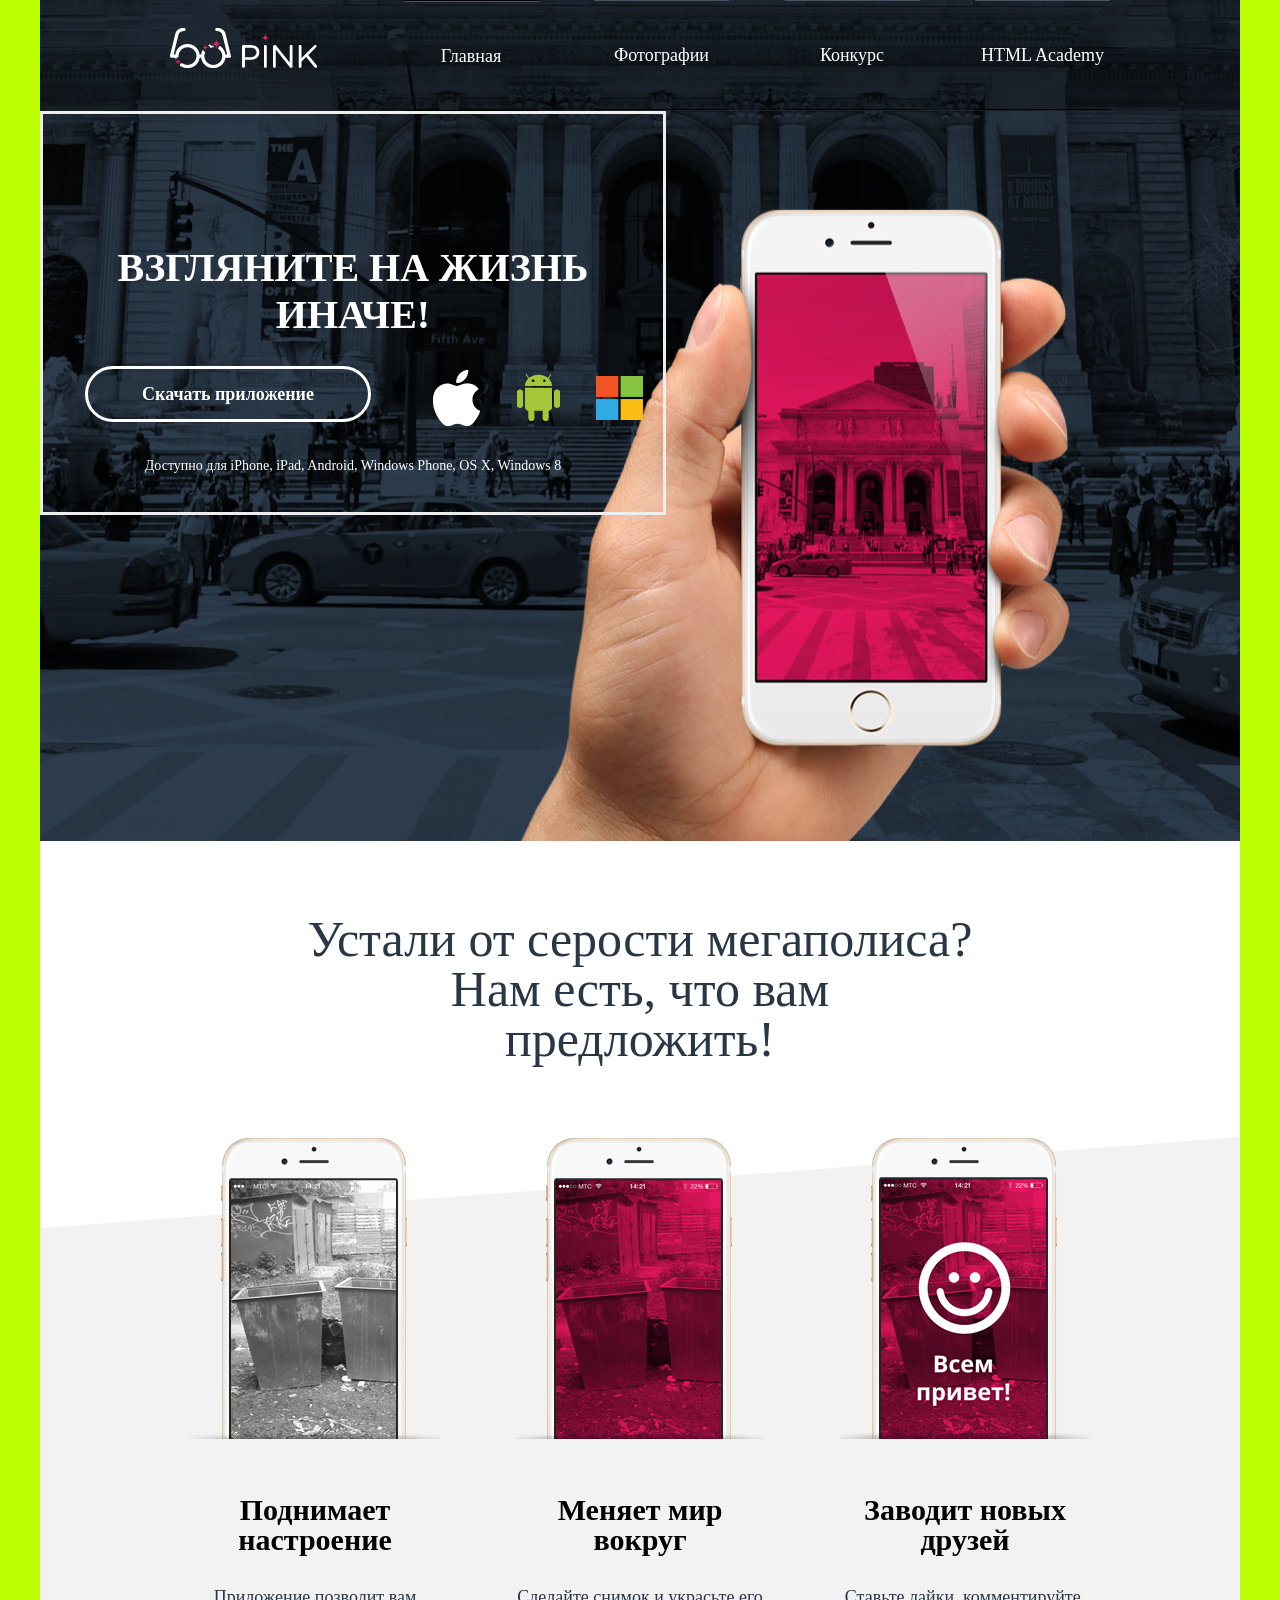
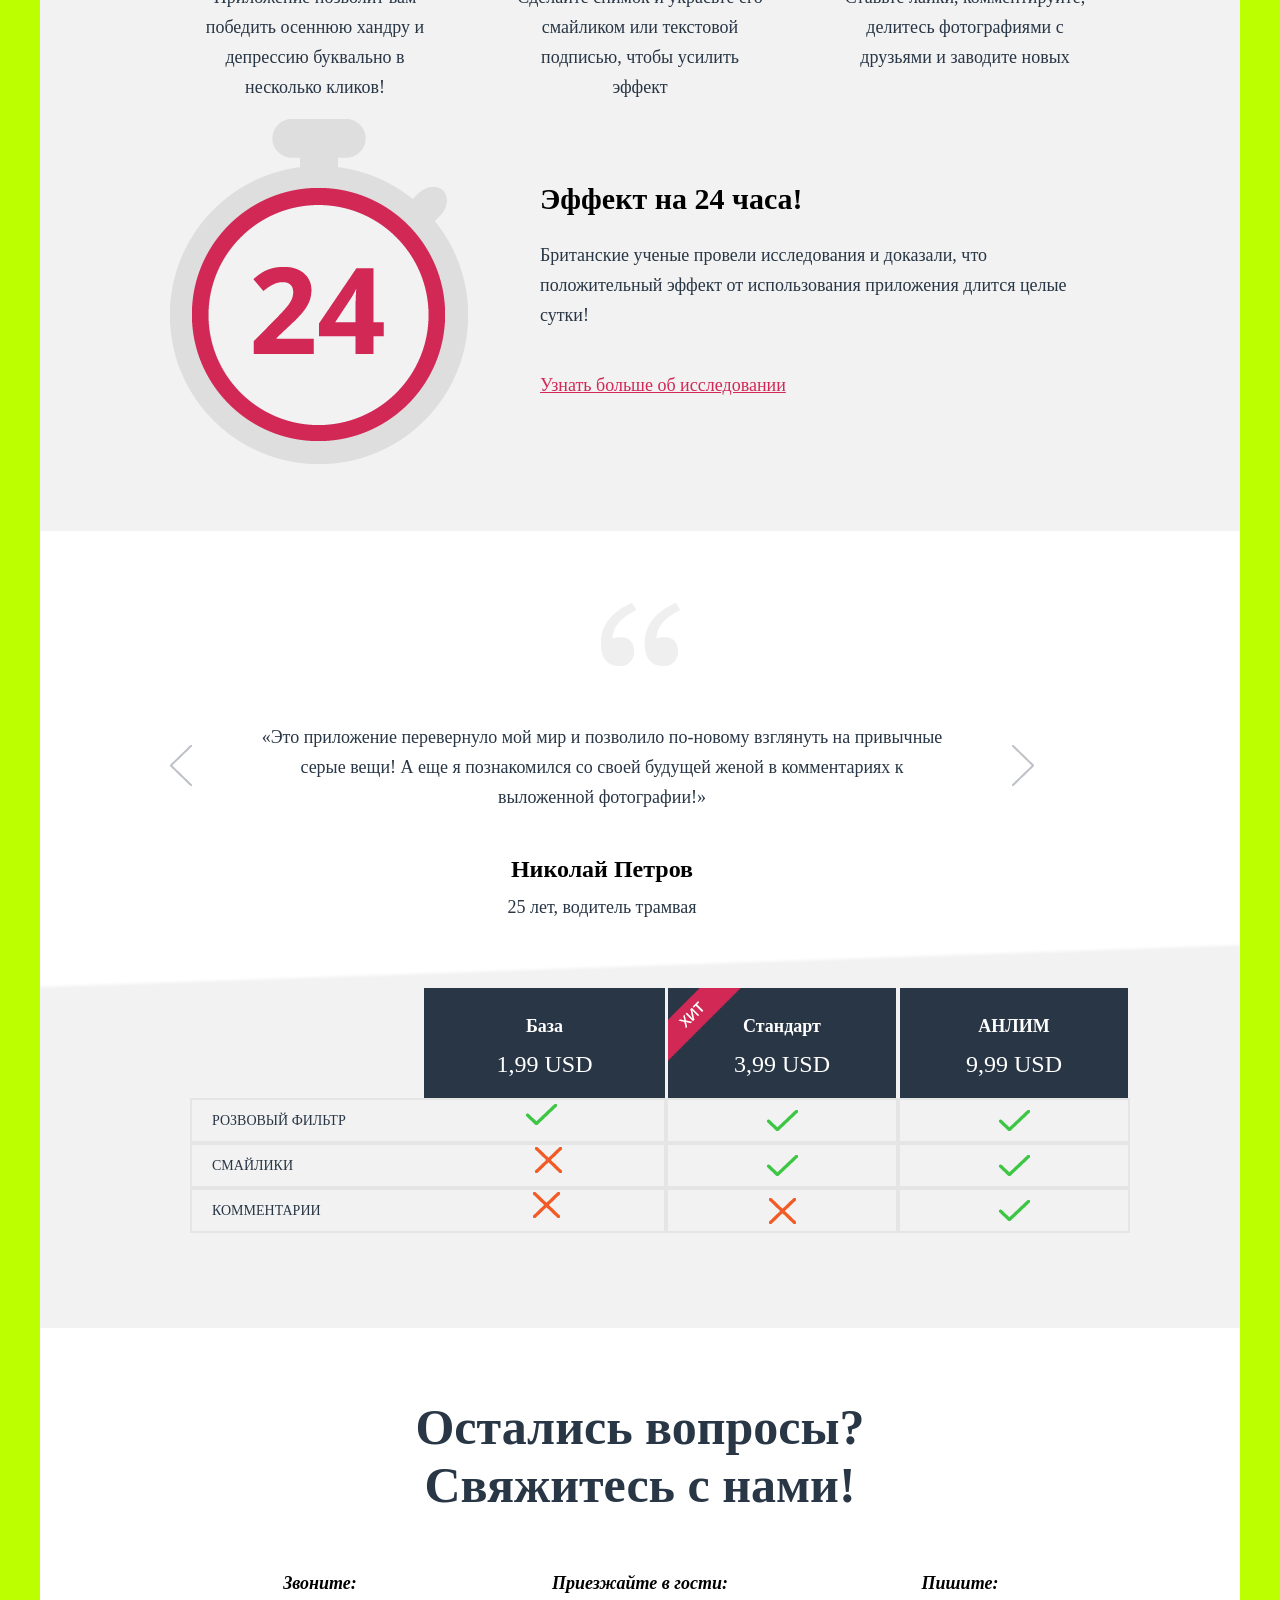
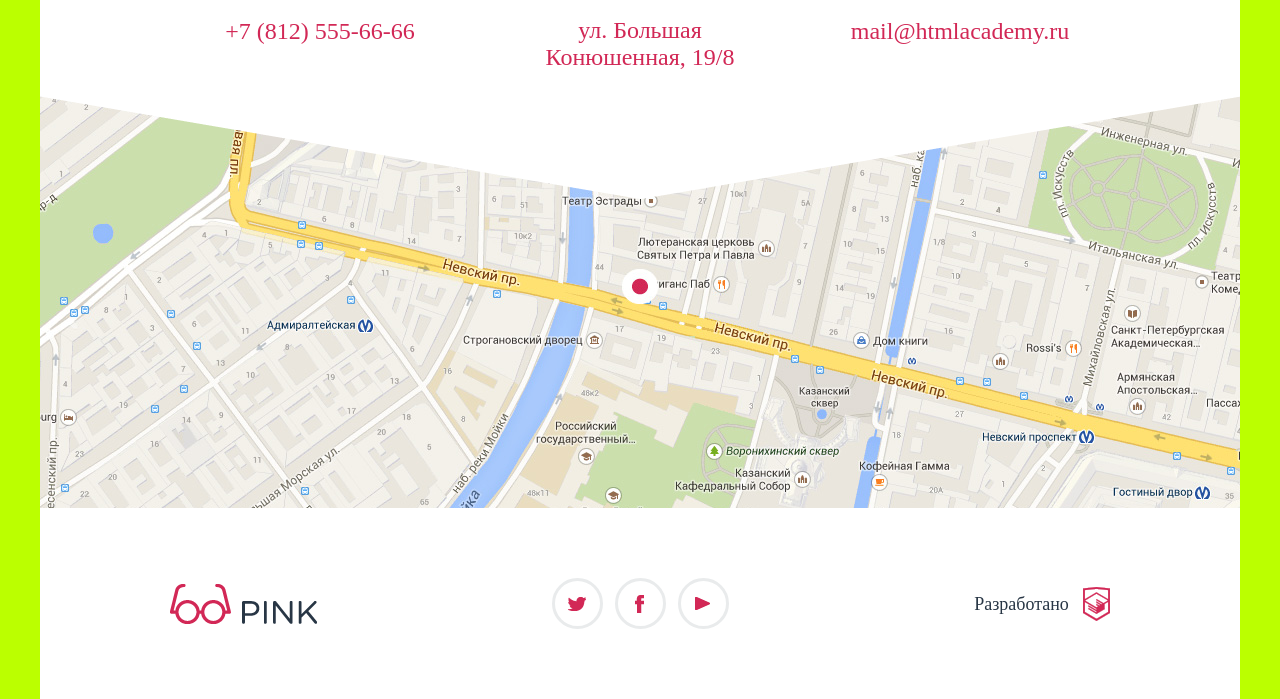
<file: index.html>
<!DOCTYPE html>
<html lang="ru">
<head>
    <meta charset="UTF-8">
    <title>Главная Pink</title>
    <meta name="viewport" content="width=device-width, initial-scale=1">
    <link rel="stylesheet" href="css/main.css">
</head>
<body class="container">
    <header class="page-header"> <!-- Класс content__wrapper -->

        <!-- <a class="header-logo">
            <img class="logo-small" src="img/logo-small.png">
            <img class="logo-middle" src="img/logotype-white-tablet-png.png">
            <img class="logo-large" src="img/logotype-white-desktop.png">
        </a> -->
        <nav class="navigation  navigation--closed  "> <!-- navigation--closed  navigation--opened -->
            <div class="header__top">
                <div class="navigation__wrapper">
                    <a class="header-logo">
                        <img class="logo-small" src="img/logo-small.png">
                        <img class="logo-middle" src="img/logotype-white-tablet-png.png">
                        <img class="logo-large" src="img/logotype-white-desktop.png">
                    </a>
                    <ul class="navigation__list site-list">
                        <li class="site-list__item site-list__item--active">
                            <a>Главная</a>
                        </li>
                        <li class="site-list__item">
                            <a href="../../pink-photo.html">Фотографии</a>
                        </li>
                        <li class="site-list__item">
                            <a href="../../pink-form.html">Конкурс</a>
                        </li>
                        <li class="site-list__item">
                            <a href="https://htmlacademy.ru">HTML Academy</a>
                        </li>
                    </ul>
                    <div class="burger__wrapper">
                        <button class="navigation__toggle" type="button">
                            <span class="visually-hidden">Открыть меню</span>
                        </button>
                    </div>
                </div>
            </div>
        </nav>
        <section class="intro">
    <!-- фон для блока -->
    <h2 class="visually-hidden">Скачать приложение</h2>
    <section class="iphone-hand">
        <h2 class="visually-hidden">Отображение использования приложения на iphone</h2>
        <img class="iphone-hand__img-little" src="img/iphone-5-in-hand.png" height="286">
        <img class="iphone-hand__img-middle" src="img/iphone-6-png-middle.png" alt="">
    </section>
    <section class="download-application application">
       <h2 class="visually-hidden">Скачать приложение</h2>
       <div class="application__wrapper">
            <b class="application__phrase">Взгляните на жизнь иначе!</b>
            <a href="#" class="download-application__button application__button">Скачать приложение</a>
            <!-- Вырезать потом картинки одинакового размера -->
            <div class="application__img-wrapper">
                <img class="application__ios-img" src="img/apple-logo-png.png">
                <img class="application__android-img" src="img/android-logo-png.png">
                <img class="application__windows-img" src="img/microsoft-logo-png.png">
            </div>
            <p class="application__accessible">Доступно для iPhone, iPad, Android, Windows Phone, OS X, Windows 8</p>
        </div>
    </section>
</section>

        <!-- <div class="burger__wrapper"> -->
            <!-- <button class="navigation__toggle " type="button">
                <span class="visually-hidden">Открыть меню</span>
            </button> -->
        <!-- </div> -->

    <!-- </div> -->


</header>
 <main class="page-main content__wrapper">
        <section class="advantages">
    <h2 class="visually-hidden">Приемущества</h2>
    <div class="advantages__slogan-wrapper">
        <b class="advantages__slogan slogan__top">
            Устали от серости мегаполиса?
        </b>
        <b class="advantages__slogan slogan__bottom">
            Нам есть, что вам предложить!
        </b>
    </div>
        <ul class="advantages__list slider-list">
            <li class="advantages__item advantages__item--mood">
                <img class="advantages__img-big" src="img/iphone1-250x301.png">
                <h3 class="advantage__title">
                    Поднимает настроение
                </h3>
                <p class="advantage__description">
                    Приложение позволит вам победить осеннюю хандру и депрессию буквально в несколько кликов!
                </p>
            </li>
            <li class="advantages__item advantages__item--world-around">
            <img class="advantages__img-big" src="img/iphone2-250x301.png">
                <h3 class="advantage__title">
                    Меняет мир вокруг
                </h3>
                <p class="advantage__description">
                    Сделайте снимок и украсьте его смайликом или текстовой подписью, чтобы усилить эффект
                </p>
            </li>
            <li class="advantages__item advantages__item--friends friends">
            <img class="advantages__img-big" src="img/iphone3-250x301.png">
                <h3 class="advantage__title">
                    Заводит новых друзей
                </h3>
                <p class="advantage__description">
                    Ставьте лайки, комментируйте, делитесь фотографиями с друзьями и заводите новых
                </p>
            </li>
        </ul>
    <div class="advantages__img-wrapper">
        <img class="advantages__img-small" src="img/iphone-screen-3-x276.png">
        <img class="advantages__img-middle" src="img/iphone-screen-660x481.png">
    </div>
</section>
        <section class="round-diagram">
    <h2 class="visually-hidden">Время действия</h2>
    <p class="round-diagram__img-wrapper">
       <img class="round-diagram__img--middle" src="img/diagram-icon-238x276--660.png">
       <img class="round-diagram__img--large" src="img/diagram-icon-298x345--1200.png">
    </p>
    <div class="round-diagram__text-wrapper">
       <h3 class="round-diagram__title">
           Эффект <br> на 24 часа!
       </h3>
       <p class="round-diagram__description">
           Британские ученые провели исследования
и доказали, что положительный эффект
от использования приложения длится
целые сутки!
       </p>
       <a href="#" class="round-diagram__know-more">
           Узнать больше об исследовании
       </a>
    </div>
</section>
        <section class="reviews">
    <h2 class="visually-hidden">Отзывы</h2>
    <img class="reviews__quote-img" src="img/quotes-png.png">
     <div class="reviews__list slider__list">
         <div class="blockqoute__wrapper">
            <blockquote class="reviews__item slider__item reviews__author">
                <cite class="reviews__author-name">
                    Николай Петров
                </cite>
                <p class="reviews__author-position">
                    25 лет, водитель трамвая
                </p>
                <p class="reviews__description">
                    «Это приложение перевернуло мой мир и позволило по-новому взглянуть на привычные серые вещи! А еще я познакомился со своей будущей женой в комментариях к выложенной фотографии!»
                </p>
            </blockquote>
            <blockquote class="reviews__item slider__item reviews__author">
                <cite class="reviews__author-name">
                    Николай Петров
                </cite>
                <p class="reviews__author-position">
                    25 лет, водитель трамвая
                </p>
                <p class="reviews__description">
                    «Это приложение перевернуло мой мир и позволило по-новому взглянуть на привычные серые вещи! А еще я познакомился со своей будущей женой в комментариях к выложенной фотографии!»
                </p>
            </blockquote>
            <blockquote class="reviews__item slider__item reviews__author">
                <cite class="reviews__author-name">
                    Николай Петров
                </cite>
                <p class="reviews__author-position">
                    25 лет, водитель трамвая
                </p>
                <p class="reviews__description">
                    «Это приложение перевернуло мой мир и позволило по-новому взглянуть на привычные серые вещи! А еще я познакомился со своей будущей женой в комментариях к выложенной фотографии!»
                </p>
            </blockquote>
        </div>
         <button class="reviews__next" type="button"><span class="visually-hidden">Следующий отзыв</span></button>
         <button class="reviews__prev" type="button"><span class="visually-hidden">Предыдущий отзыв</span></button>
     </div>
     <p class="reviews__toggles slider__toggles">
         <button class="slider__toggle slider__toggle--current">
             <span class="visually-hidden">1</span>
        </button>
        <button class="slider__toggle">
             <span class="visually-hidden">2</span>
        </button>
        <button class="slider__toggle">
             <span class="visually-hidden">3</span>
        </button>
     </p>
 </section>
        <section class="price">
    <ul class="price__list slider__list">
        <li class="price__item  price__item--base base slider__item">
            <div class="tariff">
                <div class="tariff__name">
                    <h3 class="base__title">
                        База
                    </h3>
                    <span class="base__cost">
                        1,99 USD
                    </span>
                </div>
                <div class="tariff__includes-wrapper">
                    <div class="tariff__includes includes__list includes__pink-filter">
                        <span class="pink-filter">Розвовый фильтр</span>
                        <div class="tariff__includes__img-wrapper1">
                            <img class="includes__img-yes" src="img/yes__png--31x26.png">
                        </div>
                    </div>
                    <div class="tariff__includes includes__list includes__smiles">
                        <span class="smiles">Смайлики</span>
                        <div class="tariff__includes__img-wrapper2">
                            <img class="includes__img-no" src="img/no__png--31x26.png">
                        </div>
                    </div>
                    <div class="tariff__includes includes__list includes__comments">
                        <span class="comments">Комментарии</span>
                        <div class="tariff__includes__img-wrapper3">
                            <img class="includes__img-no" src="img/no__png--31x26.png">
                        </div>
                    </div>
                </div>
            </div>
        </li>
        <li class="price__item price__item--standart standart slider__item">
           <div class="tariff">
               <div class="tariff__name">
                     <h3 class="standart__title">
                        Стандарт
                    </h3>
                    <span class="standart__cost">
                        3,99 USD
                    </span>
                </div>
                <div class="tariff__includes includes__list includes__pink-filter">
                    <span class="pink-filter">Розвовый фильтр</span>
                    <img class="includes__img-yes" src="img/yes-31x26.png"> <!-- 31x21-->
                </div>
                <div class="tariff__includes includes__list includes__smiles">
                    <span class="smiles">Смайлики</span>
                    <img class="includes__img-yes" src="img/yes-31x26.png">
                </div>
                <div class="tariff__includes includes__list includes__comments">
                    <span class="comments">Комментарии</span>
                    <img class="includes__img-no" src="img/no-31x26.png">
                </div>
           </div>
        </li>
        <li class="price__item price__item--unlim unlim slider__item">
            <div class="tariff">
                <div class="tariff__name">
                    <h3 class="unlim__title">
                        АНЛИМ
                    </h3>
                    <span class="unlim__cost">
                        9,99 USD
                    </span>
                </div>
                <div class="tariff__includes includes__list includes__pink-filter">
                    <span class="pink-filter">Розвовый фильтр</span>
                    <img class="includes__img-yes" src="img/yes-31x26.png">
                </div>
                <div class="tariff__includes includes__list includes__smiles">
                    <span class="smiles">Смайлики</span>
                    <img class="includes__img-yes" src="img/yes-31x26.png">
                </div>
                <div class="tariff__includes includes__list includes__comments">
                    <span class="comments">Комментарии</span>
                    <img class="includes__img-yes" src="img/yes-31x26.png">
                </div>
            </div>
        </li>
    </ul>
    <p class="price__toggles slider__toggles">
        <button class="slider__toggle">
            <span class="visually-hidden">1</span>
        </button>
        <button class="slider__toggle slider__toggle--current">
            <span class="visually-hidden">2</span>
        </button>
        <button class="slider__toggle">
            <span class="visually-hidden">3</span>
        </button>
    </p>
</section>
        <section class="contacts">
    <!-- Фоном карта -->
    <h2 class="contacts__title">
        Остались вопросы? <br>
        Свяжитесь с нами!
    </h2>
    <address class="address">
        <div class="address__inside">
            <div class="phone__wrapper">
                <b class="call">Звоните:</b>
                <span class="phone">+7 (812) 555-66-66</span>
            </div>
            <div class="email__wrapper">
                <b class="mail">Пишите:</b>
                <span class="email">mail@htmlacademy.ru</span>
            </div>
            <div class="location__wrapper">
                <b class="visit-us">Приезжайте в гости:</b>
                <span class="location">
                    ул. Большая Конюшенная, 19/8
                </span>
            </div>
        </div>
    </address>
</section>

    </main>

 <footer class="footer">
    <div class="footer__content-wrapper">
        <p class="footer__logo">
            <img class="footer__logo-img" src="../../img/footer__logo1-147x40.png">
        </p>
        <ul class="footer__social social__list">
            <li class="social__item twitter">
                <img class="social__icon" src="../../img/twitter-18x18.png">
            </li>
            <li class="social__item facebook">
                <img class="social__icon" src="../../img/facebook-18x18.png">
            </li>
            <li class="social__item youtube">
                <img class="social__icon" src="../../img/youtube-18x18.png">
            </li>
        </ul>
        <p class="copyright">
            <span class="copyright__developed-by">Разработано</span>
            <img class="social__icon" src="../../img/htmlacademy-27x34.png">
        </p>
    </div>
</footer>

<script src="js/script.js"></script>
</body>
</html>
</file>
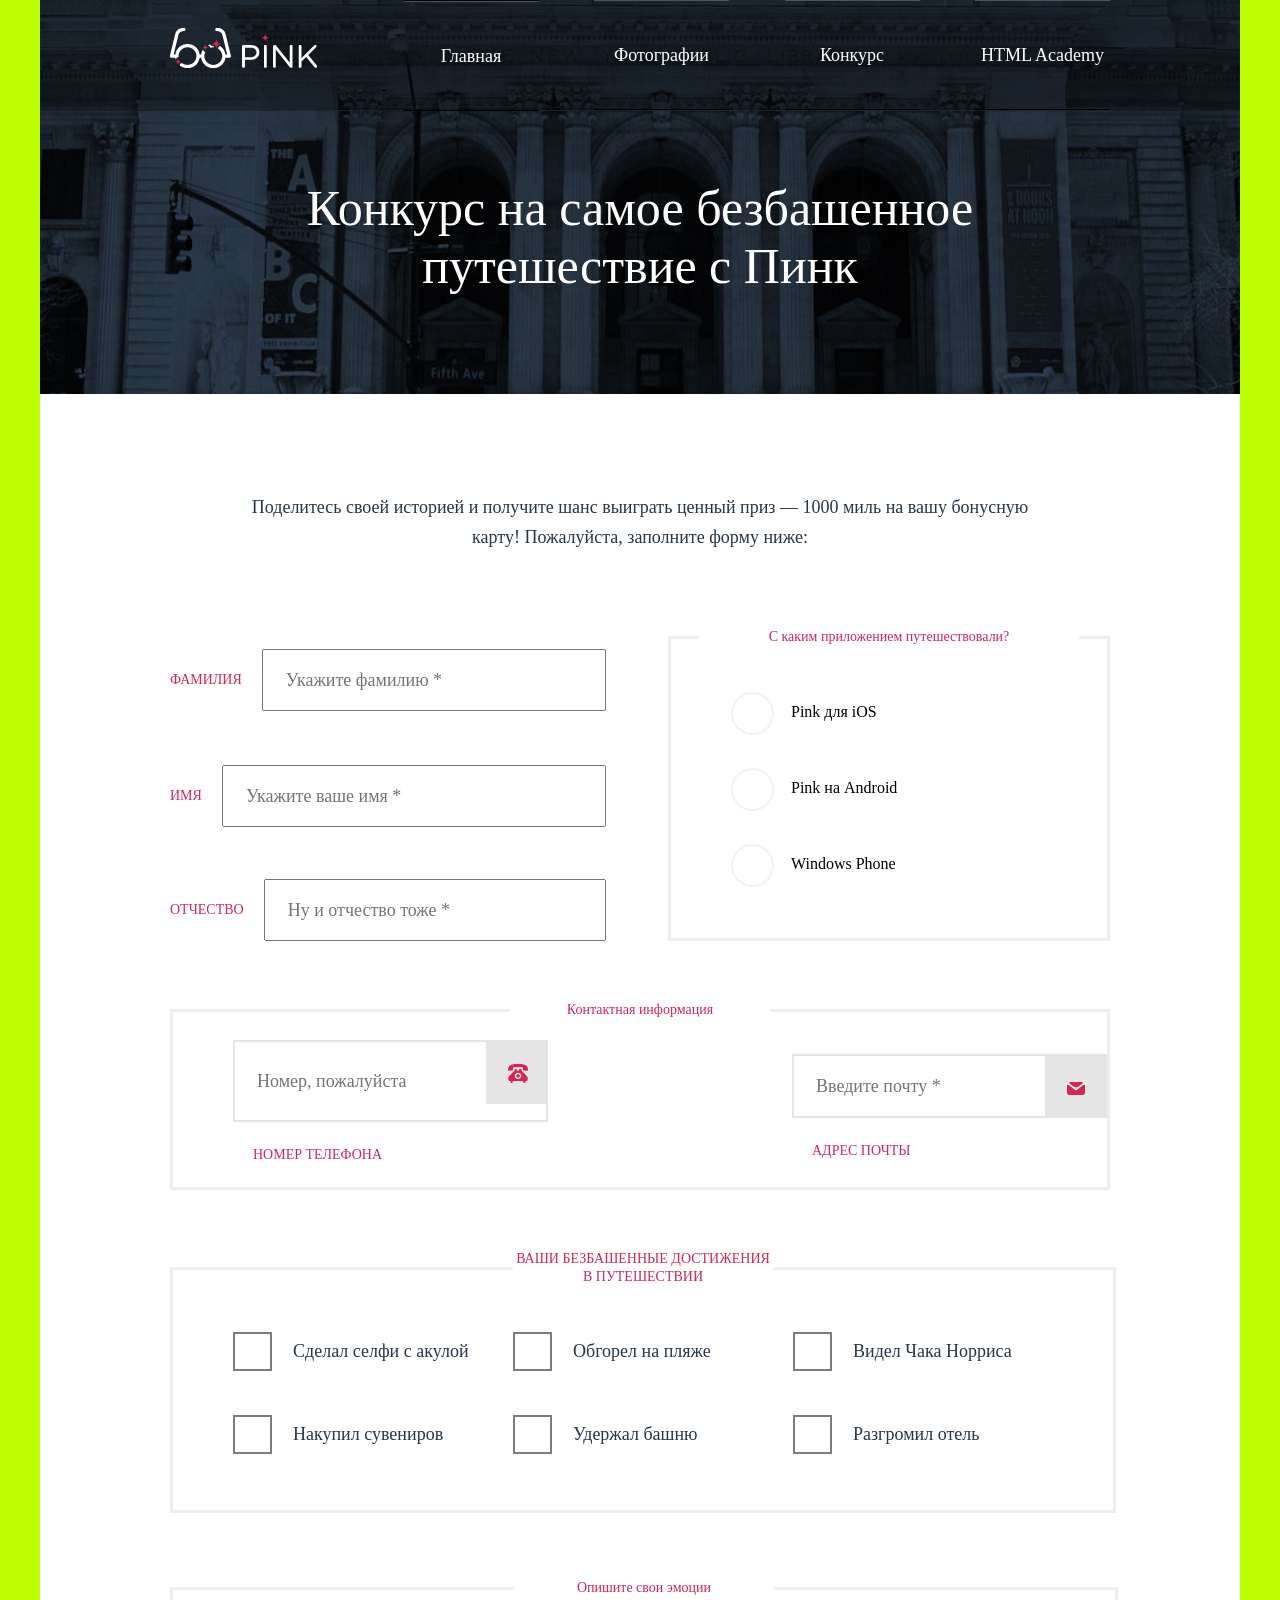
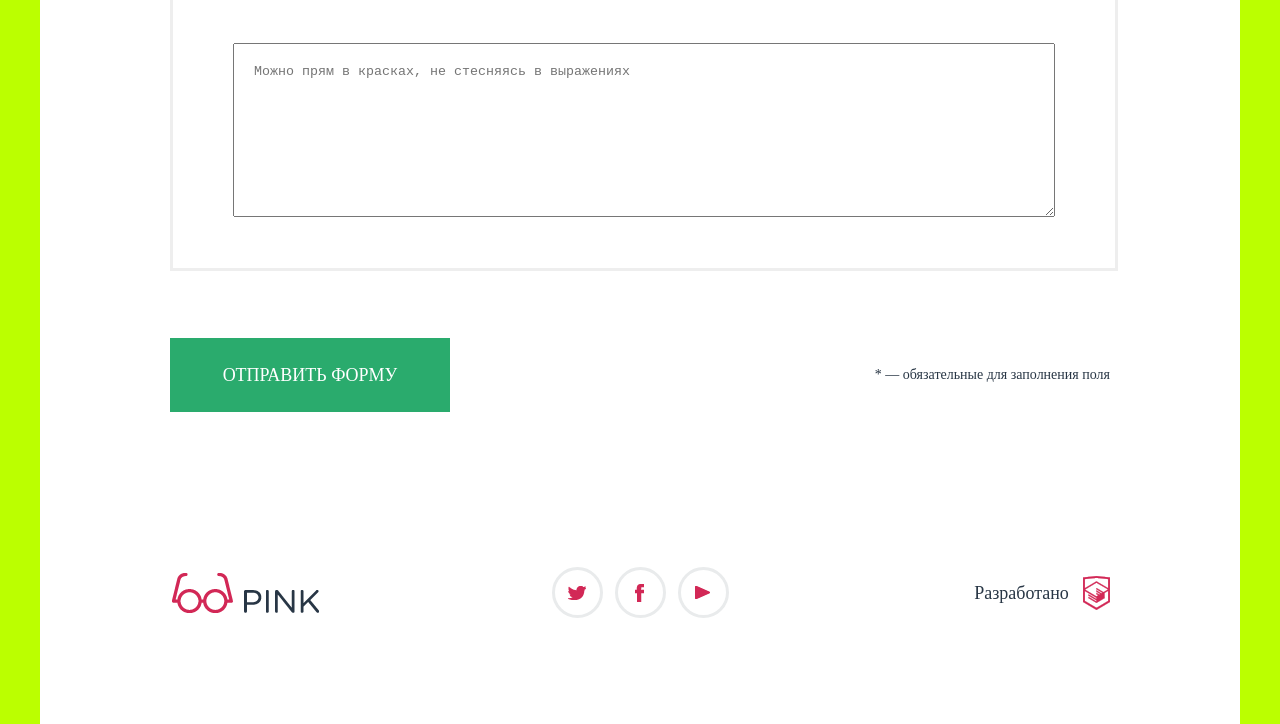
<file: pink-form.html>
<!DOCTYPE html>
<html lang="ru">
<head>
    <meta charset="UTF-8">
    <title>Pink-form</title>
    <meta name="viewport" content="width=device-width, initial-scale=1">
    <link rel="stylesheet" href="css/main.css">
</head>
<body class="container">
    <h1 class="visually-hidden">
        Страница формы
    </h1>
    <header class="form-header"> <!-- Класс content__wrapper -->

    <!-- <a class="header-logo">
        <img class="logo-small" src="img/logo-small.png">
        <img class="logo-middle" src="img/logotype-white-tablet-png.png">
        <img class="logo-large" src="img/logotype-white-desktop.png">
    </a> -->
    <nav class="navigation  navigation--closed  "> <!-- navigation--closed  navigation--opened -->
        <div class="header__top">
            <div class="navigation__wrapper">
                <a class="header-logo">
                    <img class="logo-small" src="img/logo-small.png">
                    <img class="logo-middle" src="img/logotype-white-tablet-png.png">
                    <img class="logo-large" src="img/logotype-white-desktop.png">
                </a>
                <ul class="navigation__list site-list">
                    <li class="site-list__item ">
                        <a href="../../index.html">Главная</a>
                    </li>
                    <li class="site-list__item ">
                        <a href="../../pink-photo.html">Фотографии</a>
                    </li>
                    <li class="site-list__item site-list__item--active">
                        <a >Конкурс</a>
                    </li>
                    <li class="site-list__item">
                        <a href="https://htmlacademy.ru">HTML Academy</a>
                    </li>
                </ul>
                <div class="burger__wrapper">
                    <button class="navigation__toggle" type="button">
                        <span class="visually-hidden">Открыть меню</span>
                    </button>
                </div>
            </div>
        </div>
    </nav>


    <section class="form-intro">
        <!-- фон для блока -->
                <b class="intro__phrase">Конкурс на самое безбашенное путешествие с Пинк</b>
    </section>

    <!-- <div class="burger__wrapper"> -->
        <!-- <button class="navigation__toggle " type="button">
            <span class="visually-hidden">Открыть меню</span>
        </button> -->
    <!-- </div> -->

<!-- </div> -->


</header>


    <main class="form-main">

        <section class="section-form">
    <h2 class="visually-hidden">Заполние формы</h2>
    <p class="section-form__title">
        Поделитесь своей историей и получите шанс выиграть ценный приз — 1000 миль на вашу бонусную карту! <span class="mobile-phrase">Пожалуйста, заполните форму ниже:</span>
    </p>
    <form method="post" action="https://echo.htmlacademy.ru">
        <div class="section-form__fieldset-wrapper">
            <fieldset class="section-form__full-name full-name__wrapper">
               <legend class="visually-hidden">ФИО</legend>
                <p class="full-name__surname">
                    <label name="surname" for="your-surname">Фамилия</label>
                    <input class="full-name__input input__surname" id="your-surname" type="text" placeholder="Укажите фамилию *">
                </p>
                <p class="full-name__name">
                    <label name="name" for="your-name">Имя</label>
                    <input class="full-name__input input__name" id="your-name" type="text" placeholder="Укажите ваше имя *">
                </p>
                <p class="full-name__patronymic">
                    <label name="patronymic" for="your-patronymic">Отчество</label>
                    <input class="full-name__input input__patronymic" id="your-patronymic" type="text" placeholder="Ну и отчество тоже *">
                </p>
            </fieldset>
            <fieldset class="achievements">
                <legend class="achievements__title">
                    Ваши безбашенные
    достижения в путешествии
                </legend>
                <ul class="achievements__list">
                    <li class="achievements__item">
                        <label class="achievements__checkbox">
                            <input class="visually-hidden achievements-input achievements-input-checkbox" type="checkbox" name="achievements-checkbox-input">
                            <span class="checkbox-indicator">
                            </span>
                            Сделал селфи с акулой
                        </label>
                    </li>
                    <li class="achievements__item">
                        <label class="achievements__checkbox">
                            <input class="visually-hidden achievements-input achievements-input-checkbox" type="checkbox" name="achievements-checkbox-input">
                            <span class="checkbox-indicator">
                            </span>
                            Обгорел на пляже
                        </label>
                    </li>
                    <li class="achievements__item">
                        <label class="achievements__checkbox">
                            <input class="visually-hidden achievements-input achievements-input-checkbox" type="checkbox" name="achievements-checkbox-input">
                            <span class="checkbox-indicator">
                            </span>
                            Видел Чака Норриса
                        </label>
                    </li>
                    <li class="achievements__item">
                        <label class="achievements__checkbox">
                            <input class="visually-hidden achievements-input achievements-input-checkbox" type="checkbox" name="achievements-checkbox-input">
                            <span class="checkbox-indicator">
                            </span>
                            Накупил сувениров
                        </label>
                    </li>
                    <li class="achievements__item">
                        <label class="achievements__checkbox">
                            <input class="visually-hidden achievements-input achievements-input-checkbox" type="checkbox" name="achievements-checkbox-input">
                            <span class="checkbox-indicator">
                            </span>
                            Удержал башню
                        </label>
                    </li>
                    <li class="achievements__item">
                        <label class="achievements__checkbox">
                            <input class="visually-hidden achievements-input achievements-input-checkbox" type="checkbox" name="achievements-checkbox-input">
                            <span class="checkbox-indicator">
                            </span>
                            Разгромил отель
                        </label>
                    </li>
                </ul>
            </fieldset>
            <fieldset class="contact-information">
                <legend class="contact-information__title">Контактная информация</legend>
                <p class="contact-information__phone-wrapper">
                    <label name="tel" for="your-tel" class="phone-label">
                        Номер телефона
                    </label>
                    <input class="phone-input" id="your-tel" type="text" placeholder="Номер, пожалуйста">
                </p>
                <p class="contact-information__email-wrapper">
                    <label name="email" for="your-email" class="email-label">
                        Адрес почты
                    </label>
                    <input class="email-input" id="your-email" type="text" placeholder="Введите почту *">
                </p>
            </fieldset>
            <fieldset class="application">
                <legend class="application-title">С каким приложением
                    путешествовали?</legend>
                    <ul class="application__list">
                        <li class="application-item">
                            <label class="application-radio">
                                <input class="visually-hidden application-input application-input-radio" type="radio" name="application-radio-input">
                                <span class="radio-indicator">
                                </span>
                                Pink для iOS
                            </label>
                        </li>
                        <li class="application-item">
                            <label class="application-radio">
                                <input class="visually-hidden application-input application-input-radio" type="radio" name="application-radio-input">
                                <span class="radio-indicator">
                                </span>
                                Pink на Android
                            </label>
                        </li>
                        <li class="application-item">
                            <label class="application-radio">
                                <input class="visually-hidden application-input application-input-radio" type="radio" name="application-radio-input">
                                <span class="radio-indicator">
                                </span>
                                Windows Phone
                            </label>
                        </li>
                    </ul>

            </fieldset>
            <fieldset class="describe-emotions">
                <legend class="describe-emotions__title">
                    Опишите свои эмоции
                </legend>
                <textarea name="emotion-text" class="describe-emotions__text"  cols="30" rows="10" placeholder="Можно прям в красках, не стесняясь в выражениях"></textarea>
            </fieldset>
            <div class="bottom-form__wrapper">
                <button class="send-form" type="submit">Отправить форму</button>
                <p class="remark-mobile"><span class="remark-sign">*</span> — обязательные <span class="remark-hide">для заполнения</span> поля</p>
            </div>
        </div>
    </form>
</section>
    </main>

    <footer class="form-footer">
    <div class="form-footer__content-wrapper">
        <p class="form-footer__logo">
            <img class="footer__logo-img" src="img/footer__logo1-147x40.png">
        </p>
        <ul class="form-footer__social social__list">
            <li class="social__item twitter">
                <img class="social__icon" src="img/twitter-18x18.png">
            </li>
            <li class="social__item facebook">
                <img class="social__icon" src="img/facebook-18x18.png">
            </li>
            <li class="social__item youtube">
                <img class="social__icon" src="img/youtube-18x18.png">
            </li>
        </ul>
        <p class="copyright">
            <span class="copyright__developed-by">Разработано</span>
            <img class="social__icon" src="img/htmlacademy-27x34.png">
        </p>
    </div>
</footer>
    <!-- <footer class="form-footer">
        <p class="footer__logo">
             <img class="footer__logo-img" src="http://placehold.it/147x40">
        </p>
        <ul class="footer__social social__list">
            <li class="social__item twitter">
                <img class="social__icon" src="http://placehold.it/18x14">
            </li>
            <li class="social__item facebook">
                <img class="social__icon" src="http://placehold.it/9x18">
            </li>
            <li class="social__item youtube">
                <img class="social__icon" src="http://placehold.it/15x13">
            </li>
        </ul>
        <p class="copyright">
            <span class="copyright__developed-by">Разработано</span>
            <img class="social__icon" src="http://placehold.it/27x34">
        </p>
    </footer> -->

</body>
</html>
</file>
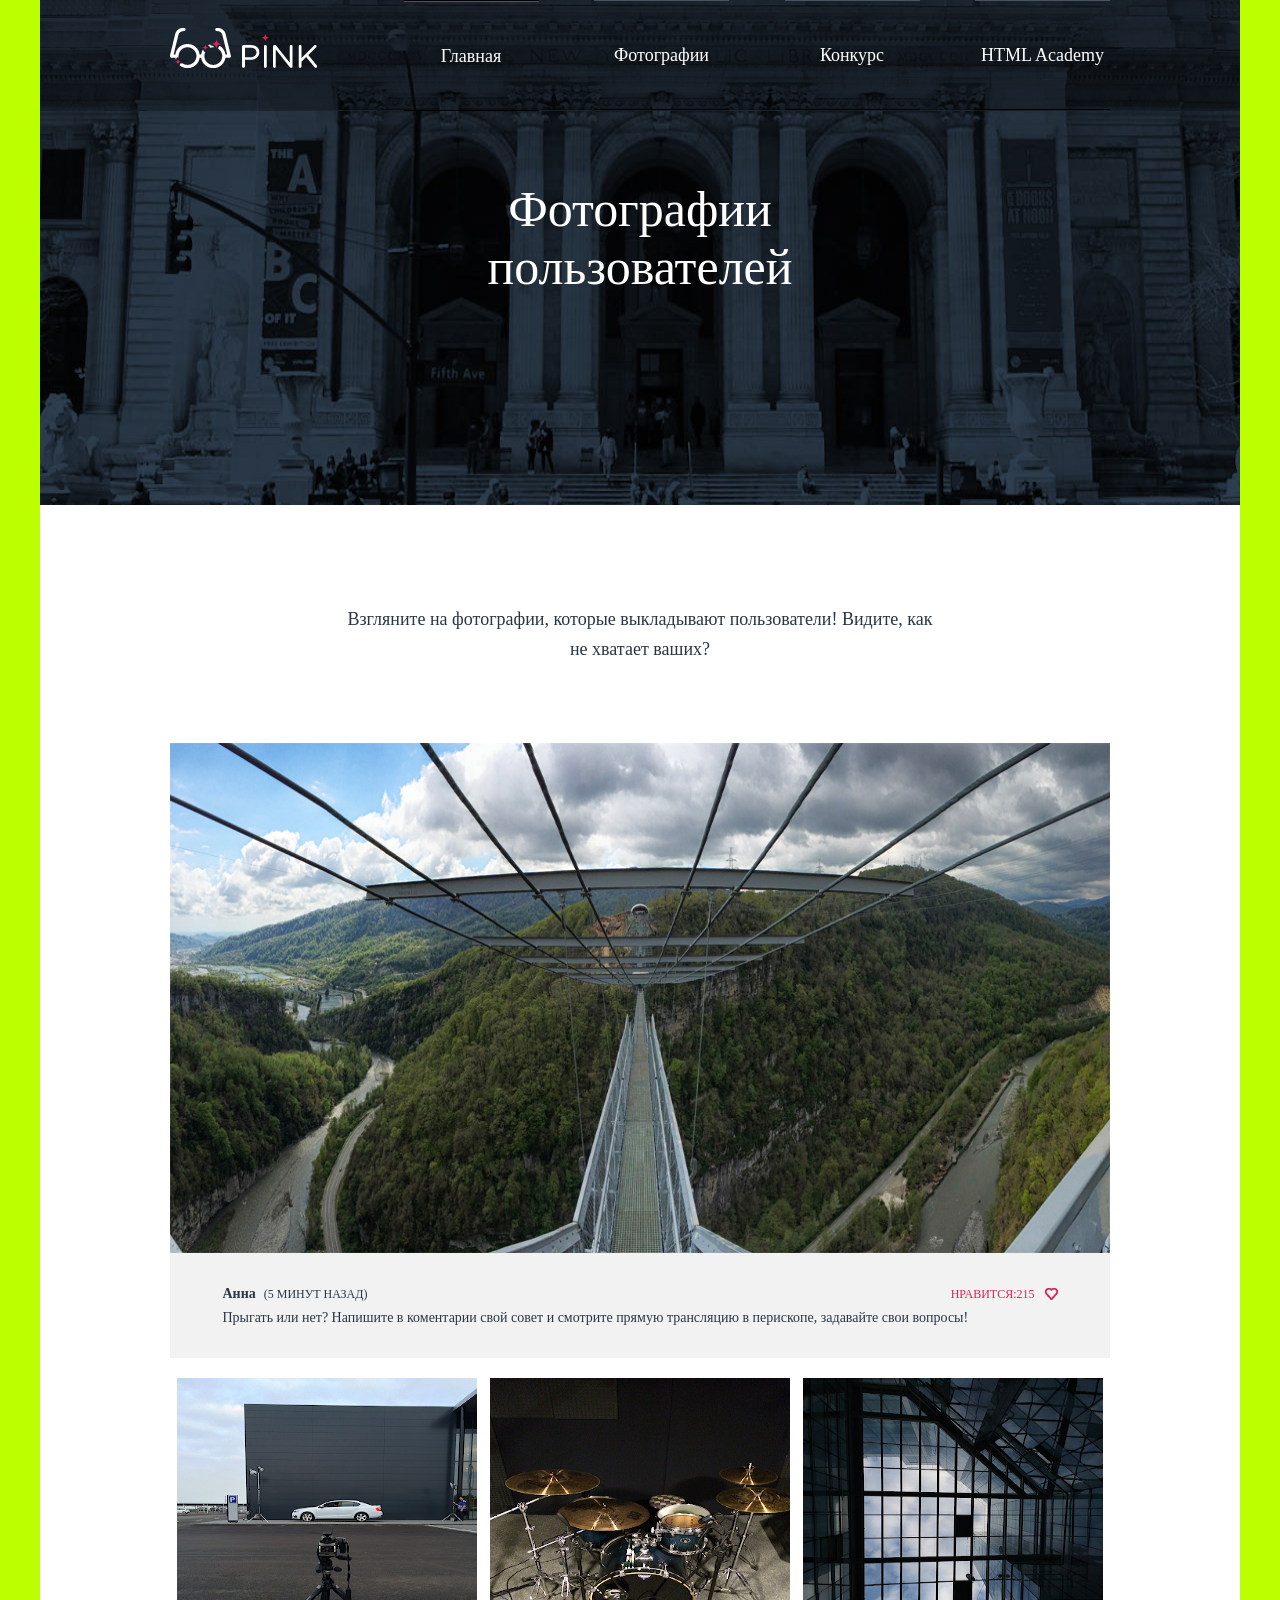
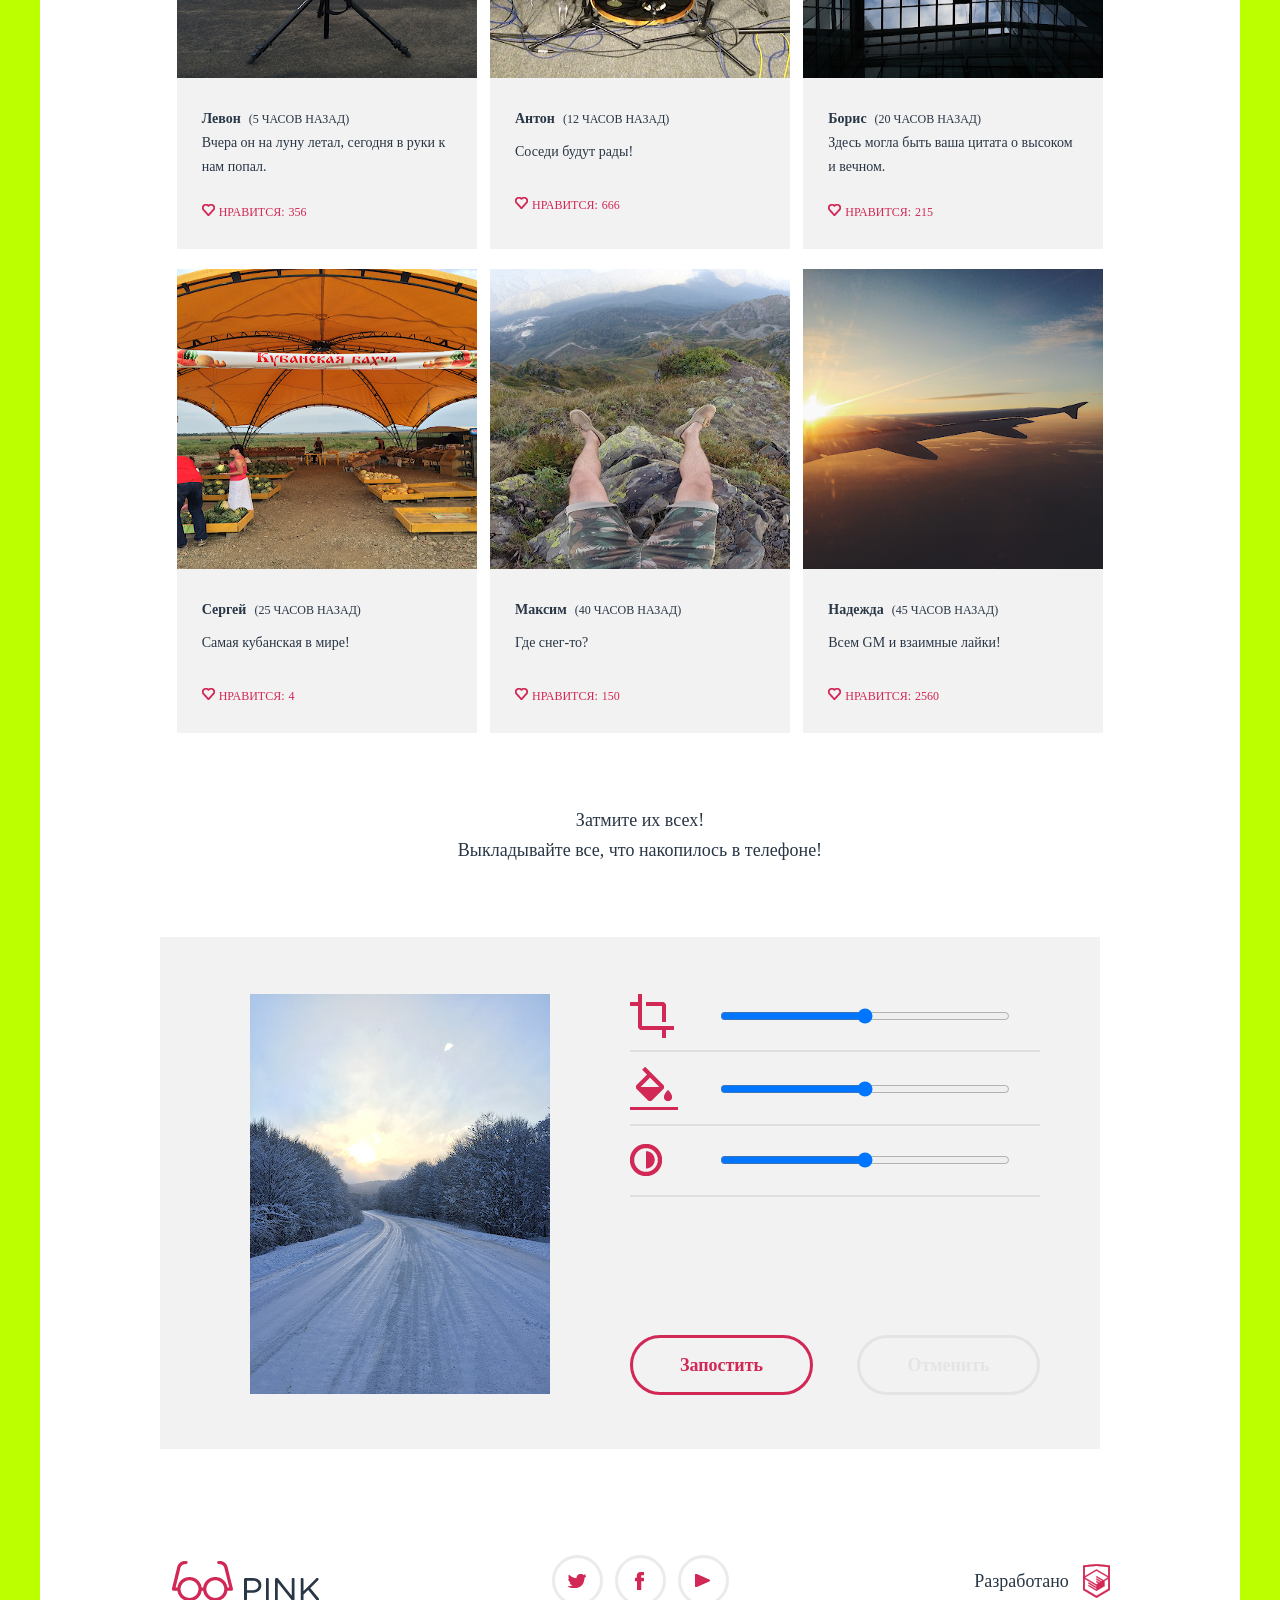
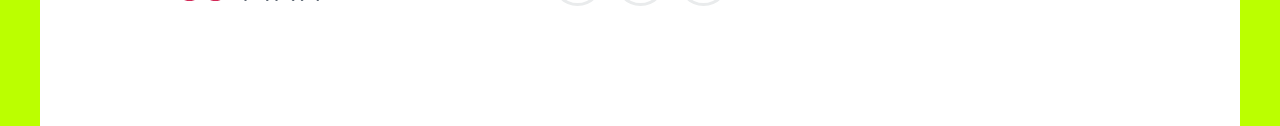
<file: pink-photo.html>
<!DOCTYPE html>
<html lang="ru">
<head>
    <meta charset="UTF-8">
    <title>Pink-photo</title>
    <meta name="viewport" content="width=device-width, initial-scale=1">
    <link rel="stylesheet" href="css/main.css">
</head>
<body class="container">
    <h1 class="visually-hidden">
        Страница фото
    </h1>
    <header class="photo-header"> <!-- Класс content__wrapper -->

    <!-- <a class="header-logo">
        <img class="logo-small" src="img/logo-small.png">
        <img class="logo-middle" src="img/logotype-white-tablet-png.png">
        <img class="logo-large" src="img/logotype-white-desktop.png">
    </a> -->
    <nav class="navigation  navigation--closed  "> <!-- navigation--closed  navigation--opened -->
        <div class="header__top">
            <div class="navigation__wrapper">
                <a class="header-logo">
                    <img class="logo-small" src="img/logo-small.png">
                    <img class="logo-middle" src="img/logotype-white-tablet-png.png">
                    <img class="logo-large" src="img/logotype-white-desktop.png">
                </a>
                <ul class="navigation__list site-list">
                    <li class="site-list__item ">
                        <a href="../../index.html">Главная</a>
                    </li>
                    <li class="site-list__item site-list__item--active">
                        <a >Фотографии</a>
                    </li>
                    <li class="site-list__item">
                        <a href="../../pink-form.html">Конкурс</a>
                    </li>
                    <li class="site-list__item">
                        <a href="https://htmlacademy.ru">HTML Academy</a>
                    </li>
                </ul>
                <div class="burger__wrapper">
                    <button class="navigation__toggle" type="button">
                        <span class="visually-hidden">Открыть меню</span>
                    </button>
                </div>
            </div>
        </div>
    </nav>


    <section class="photo-intro">
        <!-- фон для блока -->
                <b class="intro__phrase">Фотографии пользователей</b>
    </section>

    <!-- <div class="burger__wrapper"> -->
        <!-- <button class="navigation__toggle " type="button">
            <span class="visually-hidden">Открыть меню</span>
        </button> -->
    <!-- </div> -->

<!-- </div> -->


</header>

    <main class="photo-main">



        <section class="section-photos">
    <h2 class="visually-hidden">Фото-контент</h2>
    <p class="section-photos__title">
        Взгляните на фотографии, которые выкладывают пользователи!
Видите, как не хватает ваших?
    </p>
    <ul class="section-photos__list section-photos__list--first">
        <li class="section-photos__item photo-post section-photos__item--first-post">
            <img class="section-photos__image-mobile section-photos__image-mobile--first-post" src="img/photo__list-img1.jpg" width="320" height="137">
             <img class="section-photos__image-tablet section-photos__image-tablet--first-post" src="img/panorama-tablet.jpg" width="660" height="510">
             <img class="section-photos__image-desktop section-photos__image-desktop--first-post" src="img/panorama-desktop.jpg" width="1200" height="510">
             <div class="text-block text-block--first">
                <div class="name-time__wrapper">
                    <cite class="author">Анна</cite>
                    <time datetime="2020-03-04T05:00">(5 минут назад)</time>
                <!-- 05:00 утра, пример. -->
                </div>
                <p class="photo-post__text">
                    Прыгать или нет? Напишите в коментарии свой совет и смотрите прямую трансляцию в перископе, задавайте свои вопросы!
                </p>
                <p class="likes">
                    <img class="like-img" src="img/icon-heart-png.png" alt="Лайк" width="13" height="12">
                    <span class="photo-post__like">Нравится:</span>
                    <span class="photo-post__like-counter">215</span>
                </p>
            </div>
        </li>
        <li class="section-photos__item photo-post">
            <img class="section-photos__image-mobile" src="img/photo__list-img2.jpg" width="280" height="180">
             <img class="section-photos__image-tablet" src="img/photo-1-tablet.jpg" width="300" height="300">
             <img class="section-photos__image-desktop" src="img/photo-1-desktop.jpg">
             <div class="text-block">
                 <div class="text-post__wrapper">
                    <div class="name-time__wrapper">
                        <cite class="author">Левон</cite>
                        <time datetime="2020-03-04T05:00">(5 часов назад)</time>
                        <!-- 05:00 утра, пример. -->
                    </div>
                    <p class="photo-post__text">
                        Вчера он на луну летал, сегодня в руки к нам попал.
                    </p>
                </div>
                <p class="likes">
                    <img class="like-img" src="img/icon-heart-png.png" alt="Лайк">
                    <span class="photo-post__like">Нравится:</span>
                    <span class="photo-post__like-counter">356</span>
                </p>
            </div>
        </li>
        <li class="section-photos__item photo-post">
            <img class="section-photos__image-mobile" src="img/photo__list-img3.jpg" width="280" height="180">
             <img class="section-photos__image-tablet" src="img/photo-2-tablet.jpg" width="300" height="300">
             <img class="section-photos__image-desktop" src="img/photo-2-desktop.jpg">
             <div class="text-block">
                <div class="text-post__wrapper">
                    <div class="name-time__wrapper">
                        <cite class="author">Антон</cite>
                        <time datetime="2020-03-04T05:00">(12 часов назад)</time>
                        <!-- 05:00 утра, пример. -->
                    </div>
                    <p class="photo-post__text">
                        Соседи будут рады!
                    </p>
                </div>
                <p class="likes">
                    <img class="like-img" src="img/icon-heart-png.png" alt="Лайк">
                    <span class="photo-post__like">Нравится:</span>
                    <span class="photo-post__like-counter">666</span>
                </p>
            </div>
        </li>
        <li class="section-photos__item photo-post">
            <img class="section-photos__image-mobile" src="img/photo__list-img4.jpg" width="280" height="180">
             <img class="section-photos__image-tablet" src="img/photo-3-tablet.jpg" width="300" height="300">
             <img class="section-photos__image-desktop" src="img/photo-3-desktop.jpg">
             <div class="text-block">
                <div class="text-post__wrapper">
                    <div class="name-time__wrapper">
                        <cite class="author">Борис</cite>
                        <time datetime="2020-03-04T05:00">(20 часов назад)</time>
                        <!-- 05:00 утра, пример. -->
                    </div>
                    <p class="photo-post__text">
                        Здесь могла быть ваша цитата о высоком и вечном.
                    </p>
                </div>
                <p class="likes">
                    <img class="like-img" src="img/icon-heart-png.png" alt="Лайк">
                    <span class="photo-post__like">Нравится:</span>
                    <span class="photo-post__like-counter">215</span>
                </p>
            </div>
        </li>
        <li class="section-photos__item photo-post">
            <img class="section-photos__image-mobile" src="img/photo__list-img5.jpg" width="280" height="180">
             <img class="section-photos__image-tablet" src="img/photo-4-tablet.jpg" width="300" height="300">
             <img class="section-photos__image-desktop" src="img/photo-4-desktop.jpg">
             <div class="text-block">
                <div class="text-post__wrapper">
                    <div class="name-time__wrapper">
                        <cite class="author">Сергей</cite>
                        <time datetime="2020-03-04T05:00">(25 часов назад)</time>
                        <!-- 05:00 утра, пример. -->
                    </div>
                    <p class="photo-post__text">
                        Самая кубанская в мире!
                    </p>
                </div>
                <p class="likes">
                    <img class="like-img" src="img/icon-heart-png.png" alt="Лайк">
                    <span class="photo-post__like">Нравится:</span>
                    <span class="photo-post__like-counter">4</span>
                </p>
            </div>
        </li>
        <li class="section-photos__item photo-post">
            <img class="section-photos__image-mobile" src="img/photo__list-img6.jpg" width="280" height="180">
             <img class="section-photos__image-tablet" src="img/photo-5-tablet.jpg" width="300" height="300">
             <img class="section-photos__image-desktop" src="img/photo-5-desktop.jpg">
             <div class="text-block">
                <div class="text-post__wrapper">
                    <div class="name-time__wrapper">
                        <cite class="author">Максим</cite>
                        <time datetime="2020-03-04T05:00">(40 часов назад)</time>
                        <!-- 05:00 утра, пример. -->
                    </div>
                    <p class="photo-post__text">
                        Где снег-то?
                    </p>
                </div>
                <p class="likes">
                    <img class="like-img" src="img/icon-heart-png.png" alt="Лайк">
                    <span class="photo-post__like">Нравится:</span>
                    <span class="photo-post__like-counter">150</span>
                </p>
            </div>
        </li>
        <li class="section-photos__item photo-post">
            <img class="section-photos__image-mobile" src="img/photo__list-img7.jpg" width="280" height="180">
             <img class="section-photos__image-tablet" src="img/photo-6-tablet.jpg" width="300" height="300">
             <img class="section-photos__image-desktop" src="img/photo-6-desktop.jpg">
             <div class="text-block">
                <div class="text-post__wrapper">
                    <div class="name-time__wrapper">
                        <cite class="author">Надежда</cite>
                        <time datetime="2020-03-04T05:00">(45 часов назад)</time>
                        <!-- 05:00 утра, пример. -->
                    </div>
                    <p class="photo-post__text">
                        Всем GM и взаимные лайки!
                    </p>
                </div>
                <p class="likes">
                    <img class="like-img" src="img/icon-heart-png.png" alt="Лайк">
                    <span class="photo-post__like">Нравится:</span>
                    <span class="photo-post__like-counter">2560</span>
                </p>
            </div>
        </li>
    </ul>
</section>
        <section class="section-upload">
    <h2 class="visually-hidden">Загрузить пост</h2>
    <p class="section-upload__title">
        Затмите их всех! <br>
Выкладывайте все, что накопилось в телефоне!
    </p>
    <form method="post" action="https://echo.htmlacademy.ru" class="section-upload__post-form post-form">
        <div class="content__left">
            <p class="post-form__img-container">
                <img class="section-upload__img--mobile" src="img/photo-7-mobile280x374.jpg">
                <img class="section-upload__img--tablet-desktop" src="img/photo-7-tablet.jpg">
            </p>
        </div>
        <div class="content__right">
            <div class="section-upload__slider-wrapper slider">
                <ul class="slider__list">
                    <li class="slider__item">
                        <label for="range-crop">
                            <img class="section-upload__crop" src="img/crop.png">
                            <img class="section-upload__crop--tablet" src="img/crop50.png">
                            <img class="section-upload__crop--desktop" src="img/crop100.png">
                        </label>
                        <input  id="range-crop" class="section-upload__range range__crop" type="range">
                    </li>
                    <div class="section-upload__line"></div>
                    <li class="slider__item">
                        <label for="range-fill">
                            <img class="section-upload__fill" src="img/fill.png">
                            <img class="section-upload__fill--tablet" src="img/fill50.png">
                            <img class="section-upload__fill--desktop" src="img/fill100.png">
                        </label>
                        <input id="range-fill" class="section-upload__range range__fill" type="range">
                    </li>
                    <div class="section-upload__line"></div>
                    <li class="slider__item">
                        <label  for="range-contrast">
                            <img class="section-upload__contrast" src="img/contrast.png">
                            <img class="section-upload__contrast--tablet" src="img/contrast50.png">
                            <img class="section-upload__contrast--desktop" src="img/contrast100.png">
                        </label>
                        <input id="range-contrast" class="section-upload__range range__contrast" type="range">
                    </li>
                </ul>
                <input class="section-upload__range range__mix" type="range">
            </div>
            <div class="section-upload__line"></div>
            <p class="section-upload__post-buttons">
                <button type="submit" class="button__upload-post">
                    Запостить
                </button>
                <button type="button" class="button__cancel-post">Отменить</button>
            </p>
        </div>
    </form>
</section>

    </main>

    <footer class="photo-footer">
    <div class="photo-footer__content-wrapper">
        <p class="photo-footer__logo">
            <img class="footer__logo-img" src="../../img/footer__logo1-147x40.png">
        </p>
        <ul class="photo-footer__social social__list">
            <li class="social__item twitter">
                <img class="social__icon" src="../../img/twitter-18x18.png">
            </li>
            <li class="social__item facebook">
                <img class="social__icon" src="../../img/facebook-18x18.png">
            </li>
            <li class="social__item youtube">
                <img class="social__icon" src="../../img/youtube-18x18.png">
            </li>
        </ul>
        <p class="copyright">
            <span class="copyright__developed-by">Разработано</span>
            <img class="social__icon" src="../../img/htmlacademy-27x34.png">
        </p>
    </div>
</footer>


</body>
</html>
</file>
